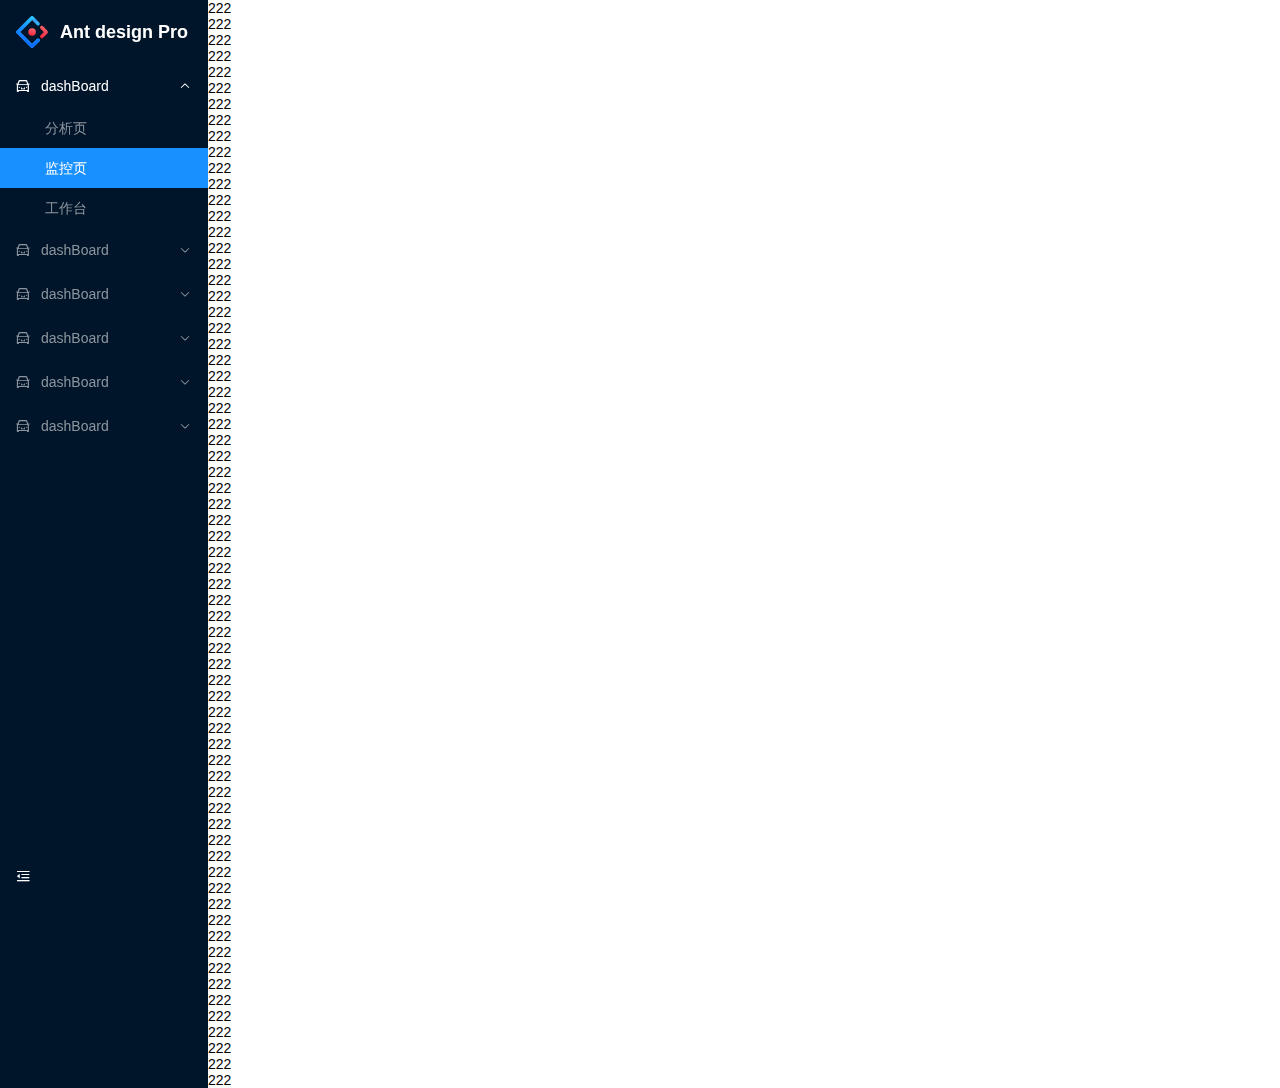
<file: index.html>
<!--
 * @Author: hhhhhq
 * @Date: 2022-01-12 10:30:43
 * @LastEditors: hhhhhq
 * @LastEditTime: 2022-01-16 13:49:06
 * @Description: file content
-->
<!DOCTYPE html>
<html lang="en">
  <head>
    <meta charset="UTF-8" />
    <meta http-equiv="X-UA-Compatible" content="IE=edge" />
    <meta name="viewport" content="width=device-width, initial-scale=1.0" />
    <title>Document</title>
    <link rel="stylesheet" href="./css/global.css" />
    <link rel="stylesheet" href="./iconfont/iconfont.css" />
  </head>
  <body>
    <div class="g-ant">
      <div class="g-ant__sider">
        <div class="g-ant-sider__wrap g-ant-sider__wrap--fixed">
          <div class="g-ant-sider__head">
            <a class="m-logo" href="#">
              <img src="./static/logo.svg" alt="" />
              <h1>Ant design Pro</h1>
            </a>
          </div>
          <ul class="g-ant-sider__main">
            <li class="m-menu m-menu--selected">
              <div class="m-menu__title">
                <i class="iconfont icon-car"></i>
                <span>dashBoard</span>
                <i class="iconfont icon-arrowup"></i>
              </div>
              <ul class="m-menu__sub">
                <li>分析页</li>
                <li class="m-menu__sub--selected">监控页</li>
                <li>工作台</li>
              </ul>
            </li>
            <li class="m-menu">
              <div class="m-menu__title">
                <i class="iconfont icon-car"></i>
                <span>dashBoard</span>
                <i class="iconfont icon-arrowdown"></i>
              </div>
              <ul class="m-menu__sub">
                <li>分析页</li>
                <li>监控页</li>
                <li>工作台</li>
              </ul>
            </li>
            <li class="m-menu">
              <div class="m-menu__title">
                <i class="iconfont icon-car"></i>
                <span>dashBoard</span>
                <i class="iconfont icon-arrowdown"></i>
              </div>
              <ul class="m-menu__sub">
                <li>分析页</li>
                <li>监控页</li>
                <li>工作台</li>
              </ul>
            </li>
            <li class="m-menu">
              <div class="m-menu__title">
                <i class="iconfont icon-car"></i>
                <span>dashBoard</span>
                <i class="iconfont icon-arrowdown"></i>
              </div>
              <ul class="m-menu__sub">
                <li>分析页</li>
                <li>监控页</li>
                <li>工作台</li>
              </ul>
            </li>
            <li class="m-menu">
              <div class="m-menu__title">
                <i class="iconfont icon-car"></i>
                <span>dashBoard</span>
                <i class="iconfont icon-arrowdown"></i>
              </div>
              <ul class="m-menu__sub">
                <li>分析页</li>
                <li>监控页</li>
                <li>工作台</li>
              </ul>
            </li>
            <li class="m-menu">
              <div class="m-menu__title">
                <i class="iconfont icon-car"></i>
                <span>dashBoard</span>
                <i class="iconfont icon-arrowdown"></i>
              </div>
              <ul class="m-menu__sub">
                <li>分析页</li>
                <li>监控页</li>
                <li>工作台</li>
              </ul>
            </li>
          </ul>
          <div class="g-ant-sider__foot">
            <i class="iconfont icon-outdent u-bar"></i>
          </div>
        </div>
      </div>
      <div class="g-ant__main">
        <p>222</p>
        <p>222</p>
        <p>222</p>
        <p>222</p>
        <p>222</p>
        <p>222</p>
        <p>222</p>
        <p>222</p>
        <p>222</p>
        <p>222</p>
        <p>222</p>
        <p>222</p>
        <p>222</p>
        <p>222</p>
        <p>222</p>
        <p>222</p>
        <p>222</p>
        <p>222</p>
        <p>222</p>
        <p>222</p>
        <p>222</p>
        <p>222</p>
        <p>222</p>
        <p>222</p>
        <p>222</p>
        <p>222</p>
        <p>222</p>
        <p>222</p>
        <p>222</p>
        <p>222</p>
        <p>222</p>
        <p>222</p>
        <p>222</p>
        <p>222</p>
        <p>222</p>
        <p>222</p>
        <p>222</p>
        <p>222</p>
        <p>222</p>
        <p>222</p>
        <p>222</p>
        <p>222</p>
        <p>222</p>
        <p>222</p>
        <p>222</p>
        <p>222</p>
        <p>222</p>
        <p>222</p>
        <p>222</p>
        <p>222</p>
        <p>222</p>
        <p>222</p>
        <p>222</p>
        <p>222</p>
        <p>222</p>
        <p>222</p>
        <p>222</p>
        <p>222</p>
        <p>222</p>
        <p>222</p>
        <p>222</p>
        <p>222</p>
        <p>222</p>
        <p>222</p>
        <p>222</p>
        <p>222</p>
        <p>222</p>
        <p>222</p>
      </div>
    </div>

    <script>
      const menuTitles = document.querySelectorAll('.m-menu__title')
      for (let i = 0; i < menuTitles.length; i++) {
        menuTitles[i].onclick = function () {
          let menu = this.parentElement
          menu.classList.toggle('m-menu--selected')
          if (menu.className.includes('m-menu--selected')) {
            // 处于打开状态
            let arrow = this.querySelector('[class*="icon-arrow"]')
            arrow.className = 'iconfont icon-arrowup'
          } else {
            // 处于关闭状态
            let arrow = this.querySelector('[class*="icon-arrow"]')
            arrow.className = 'iconfont icon-arrowdown'
          }
        }
      }

      const bar = document.querySelector('.u-bar')
      const sider = document.querySelector('.g-ant__sider')
      const menus = document.querySelectorAll('.m-menu')

      bar.onclick = function () {
        sider.classList.toggle('g-ant__sider--closed')
        menus[0].classList.add('m-menu--selected')
        menus[0].querySelector('[class*="icon-arrow"]').className = 'iconfont icon-arrowup'
        for (let i = 1; i < menus.length; i++) {
          menus[i].classList.remove('m-menu--selected')
          menus[i].querySelector('[class*="icon-arrow"]').className = 'iconfont icon-arrowdown'
        }
      }
    </script>
  </body>
</html>
</file>
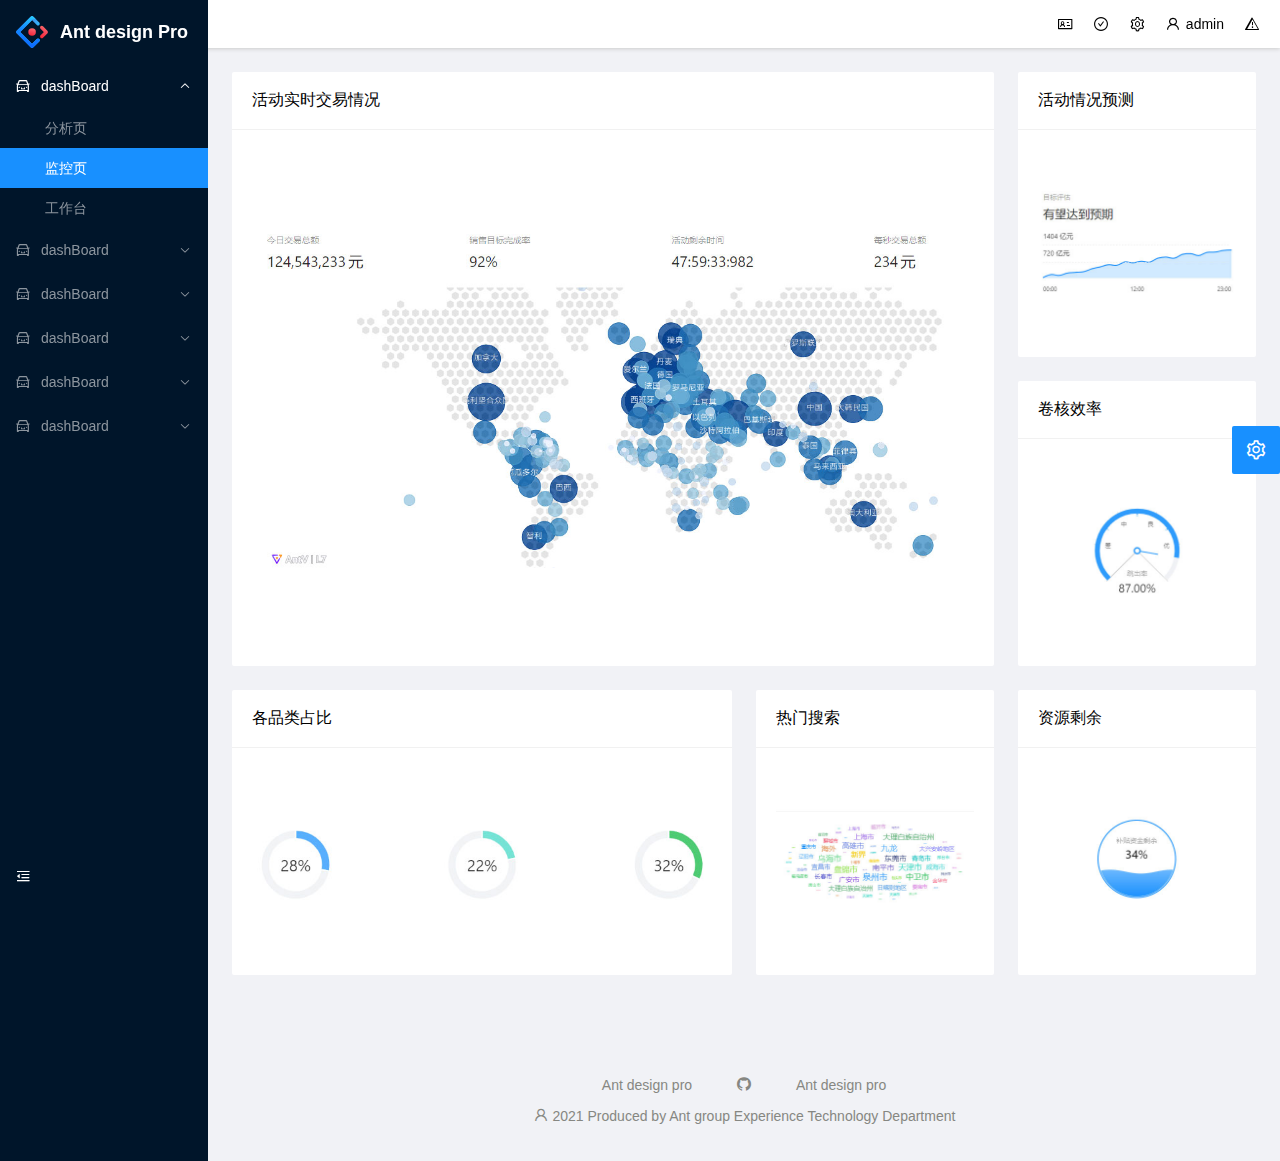
<file: index2.html>
<!--
 * @Author: hhhhhq
 * @Date: 2022-01-12 10:30:43
 * @LastEditors: hhhhhq
 * @LastEditTime: 2022-01-19 10:28:36
 * @Description: file content
-->
<!DOCTYPE html>
<html lang="en">
  <head>
    <meta charset="UTF-8" />
    <meta http-equiv="X-UA-Compatible" content="IE=edge" />
    <meta name="viewport" content="width=device-width, initial-scale=1.0" />
    <title>Document</title>
    <link rel="stylesheet" href="./css/global2.css" />
    <link rel="stylesheet" href="./iconfont/iconfont.css" />
    <link rel="stylesheet" href="./css/index.css">
  </head>
  <body>
    <div class="g-ant">
      <div class="g-ant__sider">
        <div class="g-ant-sider__wrap g-ant-sider__wrap--fixed">
          <div class="g-ant-sider__head">
            <a class="m-logo" href="#">
              <img src="./static/logo.svg" alt="" />
              <h1>Ant design Pro</h1>
            </a>
          </div>
          <ul class="g-ant-sider__main">
            <li class="m-menu m-menu--selected">
              <div class="m-menu__title">
                <i class="iconfont icon-car"></i>
                <span>dashBoard</span>
                <i class="iconfont icon-arrowup"></i>
              </div>
              <ul class="m-menu__sub">
                <li>分析页</li>
                <li class="m-menu__sub--selected">监控页</li>
                <li>工作台</li>
              </ul>
            </li>
            <li class="m-menu">
              <div class="m-menu__title">
                <i class="iconfont icon-car"></i>
                <span>dashBoard</span>
                <i class="iconfont icon-arrowdown"></i>
              </div>
              <ul class="m-menu__sub">
                <li>分析页</li>
                <li>监控页</li>
                <li>工作台</li>
              </ul>
            </li>
            <li class="m-menu">
              <div class="m-menu__title">
                <i class="iconfont icon-car"></i>
                <span>dashBoard</span>
                <i class="iconfont icon-arrowdown"></i>
              </div>
              <ul class="m-menu__sub">
                <li>分析页</li>
                <li>监控页</li>
                <li>工作台</li>
              </ul>
            </li>
            <li class="m-menu">
              <div class="m-menu__title">
                <i class="iconfont icon-car"></i>
                <span>dashBoard</span>
                <i class="iconfont icon-arrowdown"></i>
              </div>
              <ul class="m-menu__sub">
                <li>分析页</li>
                <li>监控页</li>
                <li>工作台</li>
              </ul>
            </li>
            <li class="m-menu">
              <div class="m-menu__title">
                <i class="iconfont icon-car"></i>
                <span>dashBoard</span>
                <i class="iconfont icon-arrowdown"></i>
              </div>
              <ul class="m-menu__sub">
                <li>分析页</li>
                <li>监控页</li>
                <li>工作台</li>
              </ul>
            </li>
            <li class="m-menu">
              <div class="m-menu__title">
                <i class="iconfont icon-car"></i>
                <span>dashBoard</span>
                <i class="iconfont icon-arrowdown"></i>
              </div>
              <ul class="m-menu__sub">
                <li>分析页</li>
                <li>监控页</li>
                <li>工作台</li>
              </ul>
            </li>
          </ul>
          <div class="g-ant-sider__foot">
            <i class="iconfont icon-outdent u-bar"></i>
          </div>
        </div>
      </div>
      <div class="u-mask"></div>
      <div class="g-ant__main">
        <div class="g-ant-main__head g-ant-main__head--fixed">
          <div class="m-logo2">
            <img src="./static/logo.svg" alt="">
            <i class="iconfont icon-outdent u-bar"></i>
          </div>
          <i class="iconfont icon-idcard"></i>
          <i class="iconfont icon-check-circle"></i>
          <i class="iconfont icon-setting"></i>
          <i class="iconfont icon-user"></i>
          <span>admin</span>
          <i class="iconfont icon-error"></i>
        </div>
        <div class="g-ant-main__main">
          <div class="index-main">
            <div class="m-card">
              <div class="m-card__title">
                活动实时交易情况
              </div>
              <div class="m-card__body">
                <div class="index-main__bg1"></div>
              </div>
            </div>
            <div class="m-card">
              <div class="m-card__title">
                活动情况预测
              </div>
              <div class="m-card__body">
                <div class="index-main__bg2"></div>
              </div>
            </div>
            <div class="m-card">
              <div class="m-card__title">
                卷核效率
              </div>
              <div class="m-card__body">
                <div class="index-main__bg3"></div>
              </div>
            </div>
            <div class="m-card">
              <div class="m-card__title">
                各品类占比
              </div>
              <div class="m-card__body">
                <div class="index-main__bg4"></div>
              </div>
            </div>
            <div class="m-card">
              <div class="m-card__title">
                热门搜索
              </div>
              <div class="m-card__body">
                <div class="index-main__bg5"></div>
              </div>
            </div>
            <div class="m-card">
              <div class="m-card__title">
                资源剩余
              </div>
              <div class="m-card__body">
                <div class="index-main__bg6"></div>
              </div>
            </div>
          </div>
        </div>
        <div class="g-ant-main__foot">
          <p>
            <a href="#">Ant design pro</a>
            <a href="#">
              <i class="iconfont icon-github-fill"></i>
            </a>
            <a href="#">Ant design pro</a>
          </p>
          <p>
            <i class="iconfont icon-user"></i>
            <span>2021 Produced by Ant group Experience Technology Department</span>
          </p>
        </div>
      </div>
    </div>

    <div class="m-setting">
      <div class="m-setting__bar">
        <i class="iconfont icon-setting"></i>
      </div>
      <div class="m-setting__item">
        <h3>主体色</h3>
        <ul class="m-setting-item__theme">
          <li class="u-foxiaolan"><i class="iconfont icon-check"></i></li>
          <li class="u-bomu"></li>
          <li class="u-huoshan"></li>
          <li class="u-rimu"></li>
          <li class="u-mingqing"></li>
          <li class="u-jiguanlv"></li>
          <li class="u-jikelan"></li>
          <li class="u-jiangzi"></li>
        </ul>
      </div>
      <div class="u-divider"></div>
      <div class="m-setting__item">
        <h3>固定内容</h3>
        <ul class="m-setting-item__toggle">
          <li>
            <span>内容头部</span>
            <div class="u-switch j-head--fixed">
              <div class="u-switch__handle"></div>
            </div>
          </li>
          <li>
            <span>侧边菜单</span>
            <div class="u-switch j-sider--fixed">
              <div class="u-switch__handle"></div>
            </div>
          </li>
        </ul>
      </div>
      <div class="u-divider"></div>
      <div class="m-setting__item">
        <h3>显示内容</h3>
        <ul class="m-setting-item__toggle">
          <li>
            <span>内容头部</span>
            <div class="u-switch j-head--show">
              <div class="u-switch__handle"></div>
            </div>
          </li>
          <li>
            <span>侧边菜单</span>
            <div class="u-switch j-sider--show">
              <div class="u-switch__handle"></div>
            </div>
          </li>
        </ul>
      </div>
    </div>
    <div class="u-mask"></div>
    <script>
      const menuTitles = document.querySelectorAll('.m-menu__title')
      for (let i = 0; i < menuTitles.length; i++) {
        menuTitles[i].onclick = function () {
          let menu = this.parentElement
          menu.classList.toggle('m-menu--selected')
          if (menu.className.includes('m-menu--selected')) {
            // 处于打开状态
            let arrow = this.querySelector('[class*="icon-arrow"]')
            arrow.className = 'iconfont icon-arrowup'
          } else {
            // 处于关闭状态
            let arrow = this.querySelector('[class*="icon-arrow"]')
            arrow.className = 'iconfont icon-arrowdown'
          }
        }
      }

      const bar = document.querySelector('.g-ant-sider__foot .u-bar')
      const sider = document.querySelector('.g-ant__sider')
      const menus = document.querySelectorAll('.m-menu')

      bar.onclick = function () {
        sider.classList.toggle('g-ant__sider--closed')
        menus[0].classList.add('m-menu--selected')
        menus[0].querySelector('[class*="icon-arrow"]').className = 'iconfont icon-arrowup'
        for (let i = 1; i < menus.length; i++) {
          menus[i].classList.remove('m-menu--selected')
          menus[i].querySelector('[class*="icon-arrow"]').className = 'iconfont icon-arrowdown'
        }
      }

      const setting = document.querySelector('.m-setting')
      const settingBar = document.querySelector('.m-setting__bar')
      const themes = document.querySelectorAll('.m-setting-item__theme>li')

      settingBar.onclick = function () {
        setting.classList.toggle('m-setting--open')
        if(setting.className.includes('m-setting--open')) {
          let icon = this.querySelector('i')
          icon.className = 'iconfont icon-close'
        } else {
          let icon = this.querySelector('i')
          icon.className = 'iconfont icon-setting'
        }
      }
      for (let i = 0; i < themes.length; i++) {
        themes[i].onclick = function () {
          for (let j = 0; j < themes.length; j++) {
            themes[j].innerHTML = ''
          }
          this.innerHTML = '<i class="iconfont icon-check"></i>'
          let color = getComputedStyle(this).backgroundColor
          document.documentElement.style.setProperty('--theme', color)
        }
      }

      const headFixed = document.querySelector('.j-head--fixed')
      const siderFixed = document.querySelector('.j-sider--fixed')
      const headShow = document.querySelector('.j-head--show')
      const siderShow = document.querySelector('.j-sider--show')
      const mainHead = document.querySelector('.g-ant-main__head')
      const siderWrap = document.querySelector('.g-ant-sider__wrap')

      headFixed.onclick = function () {
        this.classList.toggle('u-switch--closed')
        mainHead.classList.toggle('g-ant-main__head--fixed')
      }

      siderFixed.onclick = function () {
        this.classList.toggle('u-switch--closed')
        siderWrap.classList.toggle('g-ant-sider__wrap--fixed')
      }

      headShow.onclick = function () {
        this.classList.toggle('u-switch--closed')
        mainHead.classList.toggle('hide')
      }

      siderShow.onclick = function () {
        this.classList.toggle('u-switch--closed')
        sider.classList.toggle('hide')
      }

      const bar2 = document.querySelector('.m-logo2 .u-bar')
      const mask = document.querySelector('.g-ant__sider + .u-mask')
      bar2.onclick = function () {
        if (!sider.className.includes('hide')) {
          sider.classList.add('show')
        } else {

        }
      }
      mask.onclick = function () {
        sider.classList.remove('show')
      }
    </script>
  </body>
</html>
</file>
<file: css/global.css>
@charset "utf-8";

/* --------------------重置样式-------------------------------- */

body,
h1,
h2,
h3,
h4,
h5,
h6,
hr,
p,
blockquote,
dl,
dt,
dd,
ul,
ol,
li,
button,
input,
textarea,
th,
td {
    margin : 0;
    padding: 0
}

/*设置默认字体*/
body {
    font-size  : 14px;
    font-style : normal;
    font-family: -apple-system, BlinkMacSystemFont, segoe ui, Roboto, helvetica neue, Arial, noto sans, sans-serif, apple color emoji, segoe ui emoji, segoe ui symbol, noto color emoji;
}

/*字体太小用户体检不好，让small恢复12px*/
small {
    font-size: 12px
}

h1 {
    font-size: 18px
}

h2 {
    font-size: 16px
}

h3 {
    font-size: 14px
}

h4,
h5,
h6 {
    font-size: 100%
}

ul,
ol {
    list-style: none
}

a {
    text-decoration : none;
    background-color: transparent
}

a:hover,
a:active {
    outline-width  : 0;
    text-decoration: none
}

/*重置表格*/
table {
    border-collapse: collapse;
    border-spacing : 0
}

/*重置hr*/
hr {
    border: 0;
    height: 1px
}

/*图形图片*/
img {
    border-style: none
}

img:not([src]) {
    display: none
}

svg:not(:root) {
    overflow: hidden
}

/*下面的操作是针对于html5页面布局准备的，不支持ie6~8以及其他低版本的浏览器*/
html {
    /*禁用系统默认菜单*/
    -webkit-touch-callout   : none;
    /*关闭iphone & Android的浏览器纵向和横向模式中自动调整字体大小的功能*/
    -webkit-text-size-adjust: 100%
}

input,
textarea,
button,
a {
    /*表单或者a标签在手机点击时会出现边框或彩色的背景区域，意思是去除点击背景框*/
    -webkit-tap-highlight-color: rgba(0, 0, 0, 0)
}

/*重置html5元素的默认样式*/
article,
aside,
details,
figcaption,
figure,
footer,
header,
main,
menu,
nav,
section,
summary {
    display: block
}

audio,
canvas,
progress,
video {
    display: inline-block
}

audio:not([controls]),
video:not([controls]) {
    display: none;
    height : 0
}

progress {
    vertical-align: baseline
}

mark {
    background-color: #ff0;
    color           : #000
}

sub,
sup {
    position      : relative;
    font-size     : 75%;
    line-height   : 0;
    vertical-align: baseline
}

sub {
    bottom: -0.25em
}

sup {
    top: -0.5em
}

button,
input,
select,
textarea {
    font-size: 100%;
    outline  : 0
}

button,
input {
    overflow: visible
}

button,
select {
    text-transform: none
}

textarea {
    overflow: auto
}

button,
html [type="button"],
[type="reset"],
[type="submit"] {
    -webkit-appearance: button
}

button::-moz-focus-inner,
[type="button"]::-moz-focus-inner,
[type="reset"]::-moz-focus-inner,
[type="submit"]::-moz-focus-inner {
    border-style: none;
    padding     : 0
}

button:-moz-focusring,
[type="button"]:-moz-focusring,
[type="reset"]:-moz-focusring,
[type="submit"]:-moz-focusring {
    outline: 1px dotted ButtonText
}

[type="checkbox"],
[type="radio"] {
    box-sizing: border-box;
    padding   : 0
}

[type="number"]::-webkit-inner-spin-button,
[type="number"]::-webkit-outer-spin-button {
    height: auto
}

[type="search"] {
    -webkit-appearance: textfield;
    outline-offset    : -2px
}

[type="search"]::-webkit-search-cancel-button,
[type="search"]::-webkit-search-decoration {
    -webkit-appearance: none
}

::-webkit-input-placeholder {
    color  : inherit;
    opacity: .54
}

::-webkit-file-upload-button {
    -webkit-appearance: button;
    font              : inherit
}

/*-----------------通用方法-----------------------*/

.show{
    display: block !important;
}
.hide{
    display: none !important;
}

/*-----------------通用布局(g-)-----------------------*/

.g-ant{
    display: flex;
}
.g-ant__sider{
    flex-shrink: 0;
    background: #00152a;
    width: 208px;
    min-height: 100vh;
}
.g-ant__main{
    flex-grow: 1;
}

.g-ant-sider__wrap{
    height: 100%;
    display: flex;
    flex-direction: column;
}

.g-ant-sider__wrap--fixed{
    position: fixed;
    left:0;
    top:0;
    width: inherit;
    overflow: hidden;
}
.g-ant__sider--closed{
    width: 48px;
    overflow: hidden;
}

.g-ant-sider__head{
    flex-shrink: 0;
}
.g-ant-sider__main{
    flex-grow: 1;
    overflow: hidden auto;
}

.g-ant-sider__main::-webkit-scrollbar {
    width : 6px;
    height: 6px;
}
.g-ant-sider__main::-webkit-scrollbar-thumb {
    background   : #51606d;
    border-radius: 3px;
}
.g-ant-sider__main::-webkit-scrollbar-track {
    background   : #263849;
    border-radius: 3px;
}

.g-ant-sider__foot{
    flex-shrink: 0;
}

/*-----------------通用模块(m-)-----------------------*/

.m-logo{
    display: flex;
    align-items: center;
    padding: 16px;
    color: white;
}
.m-logo>img{
    width: 32px;
}
.m-logo>h1{
    font-weight: 600;
    margin-left: 12px;
    flex-shrink: 0;
}
.g-ant__sider--closed .m-logo{
    padding: 16px 8px;
}

.g-ant__sider--closed h1 {
    display: none;
}

.m-menu{
    color: #8c959e;
    cursor: pointer;
}
.m-menu__title{
    height: 44px;
    display: flex;
    align-items: center;
    column-gap: 10px;
    padding: 0 15px;
}
.m-menu__title>span{
    margin-right:auto;
}
.m-menu__sub{
    display: none;
}
.m-menu__sub>li{
    padding-left: 45px;
    height: 40px;
    line-height: 40px;
}
.m-menu--selected .m-menu__title{
    color: white;
}
.m-menu--selected .m-menu__sub{
    display: block;
}
.m-menu__sub--selected{
    background: #1890ff;
    color: white;
}

.g-ant__sider--closed .m-menu__title{
    transform: scale(1.5);
}
.g-ant__sider--closed .m-menu__sub{
    display: none;
}


/*-----------------通用元件(u-)-----------------------*/

.u-bar{
    font-size:18px;
    color: white;
    display: block;
    padding: 15px;
    cursor: pointer;
}
/*-----------------响应式系统-----------------------*/
</file>
<file: iconfont/iconfont.css>
@font-face {
  font-family: "iconfont"; /* Project id 2547001 */
  src: url('iconfont.woff2?t=1621039498780') format('woff2'),
       url('iconfont.woff?t=1621039498780') format('woff'),
       url('iconfont.ttf?t=1621039498780') format('truetype');
}

.iconfont {
  font-family: "iconfont" !important;
  font-size: 16px;
  font-style: normal;
  -webkit-font-smoothing: antialiased;
  -moz-osx-font-smoothing: grayscale;
}

.icon-setting:before {
  content: "\e78e";
}

.icon-check:before {
  content: "\e7fc";
}

.icon-close:before {
  content: "\e7fd";
}

.icon-github-fill:before {
  content: "\e885";
}

.icon-car:before {
  content: "\e7d7";
}

.icon-printer:before {
  content: "\e7d9";
}

.icon-video:before {
  content: "\e7db";
}

.icon-idcard:before {
  content: "\e7e2";
}

.icon-check-circle:before {
  content: "\e77d";
}

.icon-user:before {
  content: "\e7ae";
}

.icon-read:before {
  content: "\e7d8";
}

.icon-table:before {
  content: "\e7de";
}

.icon-error:before {
  content: "\e7df";
}

.icon-highlight:before {
  content: "\e7e1";
}

.icon-wrench:before {
  content: "\e7e5";
}

.icon-outdent:before {
  content: "\e7f3";
}

.icon-arrowdown:before {
  content: "\e716";
}
.icon-arrowup:before {
  content: "\e61c";
}
</file>
<file: css/global2.css>
@charset "utf-8";

/* --------------------重置样式-------------------------------- */

body,
h1,
h2,
h3,
h4,
h5,
h6,
hr,
p,
blockquote,
dl,
dt,
dd,
ul,
ol,
li,
button,
input,
textarea,
th,
td {
    margin : 0;
    padding: 0
}

/*设置默认字体*/
body {
    font-size  : 14px;
    font-style : normal;
    font-family: -apple-system, BlinkMacSystemFont, segoe ui, Roboto, helvetica neue, Arial, noto sans, sans-serif, apple color emoji, segoe ui emoji, segoe ui symbol, noto color emoji;
}

/*字体太小用户体检不好，让small恢复12px*/
small {
    font-size: 12px
}

h1 {
    font-size: 18px
}

h2 {
    font-size: 16px
}

h3 {
    font-size: 14px
}

h4,
h5,
h6 {
    font-size: 100%
}

ul,
ol {
    list-style: none
}

a {
    text-decoration : none;
    background-color: transparent
}

a:hover,
a:active {
    outline-width  : 0;
    text-decoration: none
}

/*重置表格*/
table {
    border-collapse: collapse;
    border-spacing : 0
}

/*重置hr*/
hr {
    border: 0;
    height: 1px
}

/*图形图片*/
img {
    border-style: none
}

img:not([src]) {
    display: none
}

svg:not(:root) {
    overflow: hidden
}

/*下面的操作是针对于html5页面布局准备的，不支持ie6~8以及其他低版本的浏览器*/
html {
    /*禁用系统默认菜单*/
    -webkit-touch-callout   : none;
    /*关闭iphone & Android的浏览器纵向和横向模式中自动调整字体大小的功能*/
    -webkit-text-size-adjust: 100%
}

input,
textarea,
button,
a {
    /*表单或者a标签在手机点击时会出现边框或彩色的背景区域，意思是去除点击背景框*/
    -webkit-tap-highlight-color: rgba(0, 0, 0, 0)
}

/*重置html5元素的默认样式*/
article,
aside,
details,
figcaption,
figure,
footer,
header,
main,
menu,
nav,
section,
summary {
    display: block
}

audio,
canvas,
progress,
video {
    display: inline-block
}

audio:not([controls]),
video:not([controls]) {
    display: none;
    height : 0
}

progress {
    vertical-align: baseline
}

mark {
    background-color: #ff0;
    color           : #000
}

sub,
sup {
    position      : relative;
    font-size     : 75%;
    line-height   : 0;
    vertical-align: baseline
}

sub {
    bottom: -0.25em
}

sup {
    top: -0.5em
}

button,
input,
select,
textarea {
    font-size: 100%;
    outline  : 0
}

button,
input {
    overflow: visible
}

button,
select {
    text-transform: none
}

textarea {
    overflow: auto
}

button,
html [type="button"],
[type="reset"],
[type="submit"] {
    -webkit-appearance: button
}

button::-moz-focus-inner,
[type="button"]::-moz-focus-inner,
[type="reset"]::-moz-focus-inner,
[type="submit"]::-moz-focus-inner {
    border-style: none;
    padding     : 0
}

button:-moz-focusring,
[type="button"]:-moz-focusring,
[type="reset"]:-moz-focusring,
[type="submit"]:-moz-focusring {
    outline: 1px dotted ButtonText
}

[type="checkbox"],
[type="radio"] {
    box-sizing: border-box;
    padding   : 0
}

[type="number"]::-webkit-inner-spin-button,
[type="number"]::-webkit-outer-spin-button {
    height: auto
}

[type="search"] {
    -webkit-appearance: textfield;
    outline-offset    : -2px
}

[type="search"]::-webkit-search-cancel-button,
[type="search"]::-webkit-search-decoration {
    -webkit-appearance: none
}

::-webkit-input-placeholder {
    color  : inherit;
    opacity: .54
}

::-webkit-file-upload-button {
    -webkit-appearance: button;
    font              : inherit
}

/*-----------------通用方法-----------------------*/

:root {
    --theme: #1890ff;
}

.show {
    display: block !important;
}

.hide {
    display: none !important;
}

/*-----------------通用布局(g-)-----------------------*/

.g-ant {
    display: flex;
}

.g-ant__sider {
    flex-shrink: 0;
    background : #00152a;
    width      : 208px;
    min-height : 100vh;
    position: relative;
    z-index: 3;
}

.g-ant-sider__wrap {
    height        : 100%;
    display       : flex;
    flex-direction: column;
}

.g-ant-sider__wrap--fixed {
    position: fixed;
    left    : 0;
    top     : 0;
    width   : inherit;
    overflow: hidden;
}

.g-ant__sider--closed {
    width   : 48px;
    overflow: hidden;
}

.g-ant-sider__head {
    flex-shrink: 0;
}

.g-ant-sider__main {
    flex-grow: 1;
    overflow : hidden auto;
}

.g-ant-sider__main::-webkit-scrollbar {
    width : 6px;
    height: 6px;
}

.g-ant-sider__main::-webkit-scrollbar-thumb {
    background   : #51606d;
    border-radius: 3px;
}

.g-ant-sider__main::-webkit-scrollbar-track {
    background   : #263849;
    border-radius: 3px;
}

.g-ant-sider__foot {
    flex-shrink: 0;
}

.g-ant__main {
    flex-grow     : 1;
    display       : flex;
    flex-direction: column;
    background    : #f1f2f6;
}

.g-ant-main__head {
    height         : 48px;
    background     : white;
    flex-shrink    : 0;
    display        : flex;
    justify-content: flex-end;
    align-items    : center;
    box-shadow     : 0 1px 4px #ccc;
    column-gap     : 20px;
    padding        : 0 20px;
}

.g-ant-main__head--fixed {
    position: fixed;
    left    : 0;
    right   : 0;
    z-index : 2;
}

.g-ant-main__head--fixed:not(.hide) + .g-ant-main__main{
    margin-top: 48px;
}

.g-ant-main__head>span {
    margin-left: -15px;
}

.g-ant-main__main {
    flex-grow: 1;
}

.g-ant-main__foot {
    margin-top   : 70px;
    margin-bottom: 30px;
    line-height  : 30px;
    text-align   : center;
    color        : #868782;
}

.g-ant-main__foot a {
    color : inherit;
    margin: 0 20px;
}



/*-----------------通用模块(m-)-----------------------*/

.m-logo {
    display    : flex;
    align-items: center;
    padding    : 16px;
    color      : white;
}

.m-logo>img {
    width: 32px;
}

.m-logo>h1 {
    font-weight: 600;
    margin-left: 12px;
    flex-shrink: 0;
}

.m-logo2{
    display    : none;
    align-items: center;
    margin-right: auto;
}
.m-logo2>img {
    width: 32px;
}
.m-logo2>.u-bar{
    color: inherit;
}

.g-ant__sider--closed .m-logo {
    padding: 16px 8px;
}

.m-menu {
    color : #8c959e;
    cursor: pointer;
}

.m-menu__title {
    height     : 44px;
    display    : flex;
    align-items: center;
    column-gap : 10px;
    padding    : 0 15px;
}

.m-menu__title>span {
    margin-right: auto;
}

.m-menu__sub {
    display: none;
}

.m-menu__sub>li {
    padding-left: 45px;
    height      : 40px;
    line-height : 40px;
}

.m-menu--selected .m-menu__title {
    color: white;
}

.m-menu--selected .m-menu__sub {
    display: block;
}

.m-menu__sub--selected {
    background: var(--theme);
    color     : white;
}

.g-ant__sider--closed .m-menu__title {
    transform: scale(1.5);
}

.g-ant__sider--closed .m-menu__sub {
    display: none;
}


.m-card {
    width         : 100%;
    height        : 100%;
    background    : white;
    display       : flex;
    flex-direction: column;
    border-radius : 2px;
    font-size     : 16px;
}

.m-card__title {
    flex-shrink  : 0;
    height       : 57px;
    border-bottom: 1px #f1f1f1 solid;
    display      : flex;
    align-items  : center;
    padding-left : 20px;
}

.m-card__body {
    flex-grow: 1;
    padding  : 20px;
}


.m-setting {
    width     : 300px;
    height    : 100vh;
    background: white;
    position  : fixed;
    right     : -300px;
    top       : 0;
    padding   : 0 15px;
    box-sizing: border-box;
    z-index   : 10;
}

.m-setting--open {
    right: 0;
}

.m-setting--open+.u-mask {
    display: block;
}

.m-setting__bar {
    width          : 48px;
    height         : 48px;
    background     : var(--theme);
    border-radius  : 2px;
    position       : absolute;
    left           : -48px;
    top            : calc(50% - 24px);
    color          : white;
    display        : flex;
    justify-content: center;
    align-items    : center;
    cursor         : pointer;
}

.m-setting__bar>i {
    font-size: 22px;
}

.m-setting__item {
    margin: 50px 0;
}

.m-setting-item__theme {
    display        : flex;
    justify-content: space-between;
    margin         : 30px 0;
}

.m-setting-item__toggle>li {
    display        : flex;
    justify-content: space-between;
    margin         : 30px 0;
}

/*-----------------通用元件(u-)-----------------------*/

.u-bar {
    font-size: 18px;
    color    : white;
    display  : block;
    padding  : 15px;
    cursor   : pointer;
}

.u-foxiaolan,
.u-bomu,
.u-huoshan,
.u-rimu,
.u-mingqing,
.u-jiguanglv,
.u-jikelan,
.u-jiangzi {
    width        : 20px;
    height       : 20px;
    color        : white;
    border-radius: 2px;
    cursor       : pointer;
    line-height  : 20px;
    text-align   : center;
}

.u-foxiaolan {
    background: #188efc;
}

.u-bomu {
    background: #f5212d;
}

.u-huoshan {
    background: #fe531f;
}

.u-rimu {
    background: #fbae14;
}

.u-mingqing {
    background: #14c2c3;
}

.u-jiguanglv {
    background: #53c41a;
}

.u-jikelan {
    background: #2f54eb;
}

.u-jiangzi {
    background: #722ed1;
}

.u-divider {
    width     : 100%;
    height    : 1px;
    background: #f0f0f0;
    margin    : 25px 0;
}

.u-switch {
    width        : 28px;
    height       : 16px;
    border-radius: 100px;
    background   : var(--theme);
    cursor       : pointer;
}

.u-switch--closed {
    background: rgba(0, 0, 0, 0.25);
}

.u-switch--closed .u-switch__handle {
    left: 14px;
}

.u-switch__handle {
    width        : 12px;
    height       : 12px;
    background   : white;
    border-radius: 50%;
    position     : relative;
    left         : 2px;
    top          : 2px;
}

.u-mask {
    display   : none;
    width     : 100vw;
    height    : 100vh;
    background: rgba(0, 0, 0, 0.4);
    position  : fixed;
    left      : 0;
    top       : 0;
    z-index   : 5;
}

/*-----------------响应式系统-----------------------*/

@media(max-width:1400px){}
@media(max-width:1200px){}
@media(max-width:992px){
    .m-logo2{
        display: flex;
    }
    .g-ant__sider{
        display: none;
        position: fixed;
        left:0;
        top:0;
        z-index: 6;
    }

    .g-ant__sider:is(.show) + .u-mask{
        display: block;
    }

}
@media(max-width:768px){}
@media(max-width:576px){}
</file>
<file: css/index.css>
.index-main {
    display              : grid;
    grid-template-columns: repeat(4, 1fr);
    grid-template-rows   : repeat(3, 285px);
    gap                  : 24px;
    margin               : 24px;
    grid-template-areas  :
        "a1 a1 a1 a2"
        "a1 a1 a1 a3"
        "a4 a4 a5 a6";
}

.index-main .m-card:nth-of-type(1) {
    grid-area: a1;
}

.index-main .m-card:nth-of-type(2) {
    grid-area: a2;
}

.index-main .m-card:nth-of-type(3) {
    grid-area: a3;
}

.index-main .m-card:nth-of-type(4) {
    grid-area: a4;
}

.index-main .m-card:nth-of-type(5) {
    grid-area: a5;
}

.index-main .m-card:nth-of-type(6) {
    grid-area: a6;
}

.index-main__bg1,
.index-main__bg2,
.index-main__bg3,
.index-main__bg4,
.index-main__bg5,
.index-main__bg6 {
    background-repeat  : no-repeat;
    background-position: center center;
    background-size    : contain;
    width              : 100%;
    height             : 100%;
}

.index-main__bg1 {
    background-image: url(../static/index-1.jpg);
}

.index-main__bg2 {
    background-image: url(../static/index-2.jpg);
}

.index-main__bg3 {
    background-image: url(../static/index-3.jpg);
}

.index-main__bg4 {
    background-image: url(../static/index-4.jpg);
}

.index-main__bg5 {
    background-image: url(../static/index-5.jpg);
}

.index-main__bg6 {
    background-image: url(../static/index-6.jpg);
}


@media(max-width:1400px) {}

@media(max-width:1200px) {
    .index-main {
        display              : grid;
        grid-template-columns: repeat(3, 1fr);
        grid-template-rows   : repeat(4, 285px);
        gap                  : 24px;
        margin               : 24px;
        grid-template-areas  :
            "a1 a1 a1"
            "a1 a1 a1"
            "a2 a3 a5"
            "a4 a4 a6";
    }
}

@media(max-width:992px) {
    .index-main {
        display              : grid;
        grid-template-columns: repeat(2, 1fr);
        grid-template-rows   : repeat(5, 285px);
        gap                  : 24px;
        margin               : 24px;
        grid-template-areas  :
            "a1 a1"
            "a1 a1"
            "a2 a3"
            "a4 a4"
            "a5 a6";
    }
}

@media(max-width:768px) {
    .index-main {
        display              : grid;
        grid-template-columns: repeat(1, 1fr);
        grid-template-rows   : repeat(6, 285px);
        gap                  : 24px;
        margin               : 24px;
        grid-template-areas  :
            "a1"
            "a2"
            "a3"
            "a4"
            "a5"
            "a6";
    }
}

@media(max-width:576px) {}
</file>
